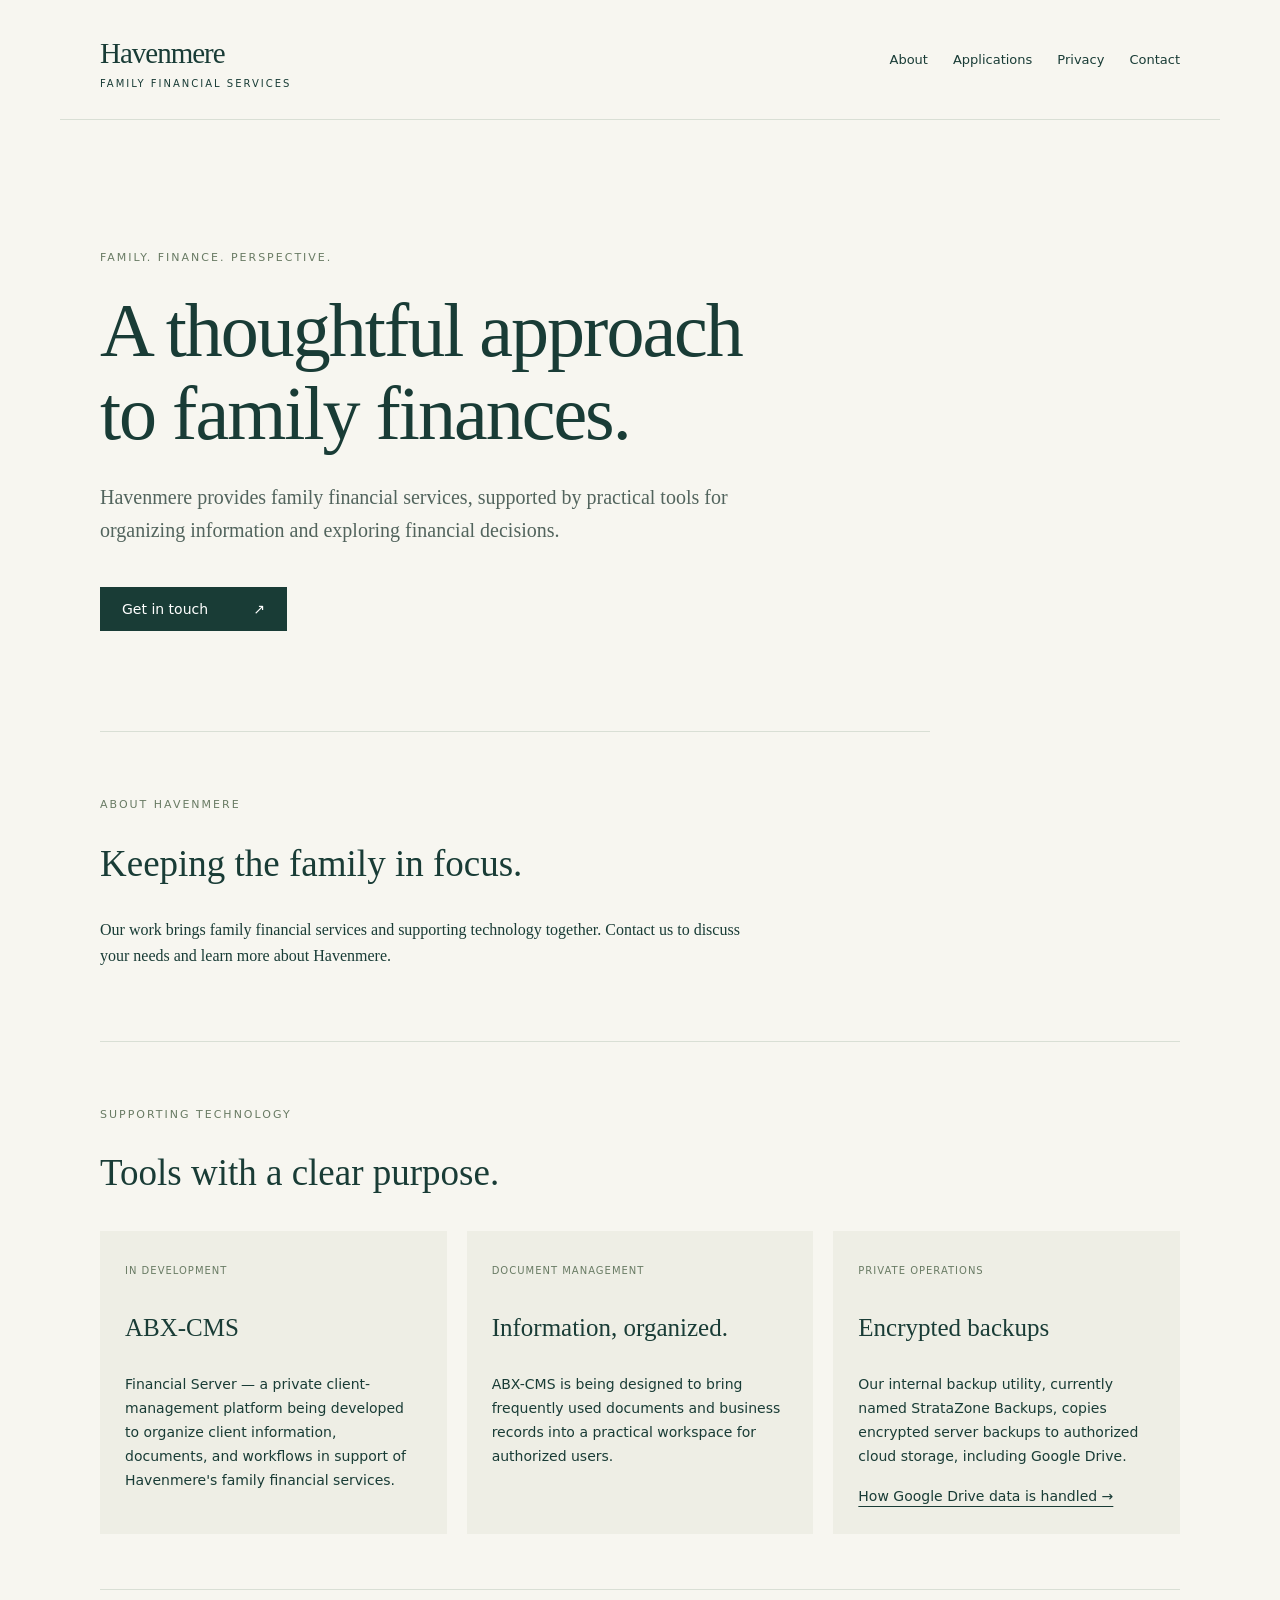
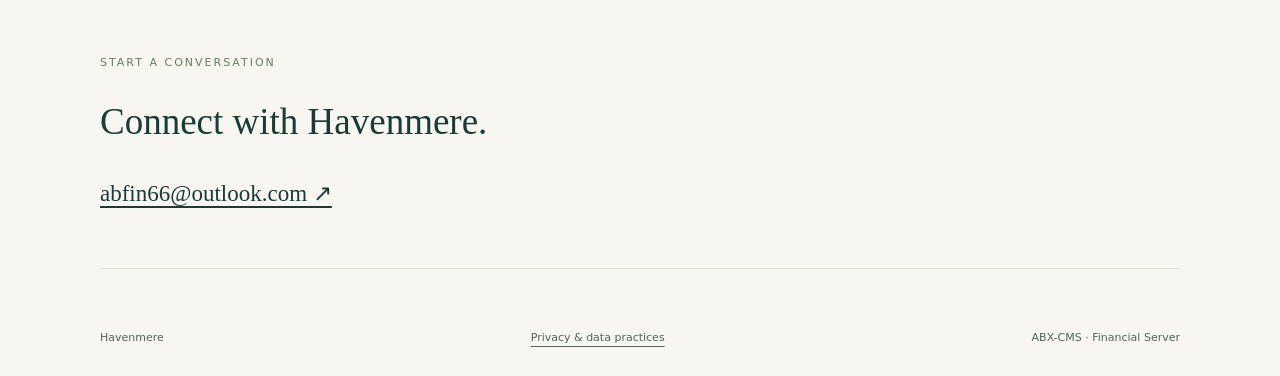
<file: index.html>
<!doctype html>
<html lang="en">
<meta charset="utf-8">
<meta name="viewport" content="width=device-width,initial-scale=1">
<meta name="description" content="Havenmere — family financial services and supporting technology.">
<title>Havenmere | Family Financial Services</title>
<link rel="stylesheet" href="style.css">
<header><a class="brand" href="index.html">Havenmere<span>Family Financial Services</span></a><nav><a href="#about">About</a><a href="#applications">Applications</a><a href="privacy.html">Privacy</a><a href="mailto:abfin66@outlook.com">Contact</a></nav></header>
<main>
<section class="hero"><p class="eyebrow">Family. Finance. Perspective.</p><h1>A thoughtful approach<br>to family finances.</h1><p class="lead">Havenmere provides family financial services, supported by practical tools for organizing information and exploring financial decisions.</p><a class="button" href="mailto:abfin66@outlook.com">Get in touch <span>↗</span></a></section>
<section id="about"><p class="eyebrow">About Havenmere</p><h2>Keeping the family in focus.</h2><p>Our work brings family financial services and supporting technology together. Contact us to discuss your needs and learn more about Havenmere.</p></section>
<section id="applications"><p class="eyebrow">Supporting technology</p><h2>Tools with a clear purpose.</h2><div class="cards"><article><span class="tag">In development</span><h3>ABX-CMS</h3><p>Financial Server — a private client-management platform being developed to organize client information, documents, and workflows in support of Havenmere's family financial services.</p></article><article><span class="tag">Document management</span><h3>Information, organized.</h3><p>ABX-CMS is being designed to bring frequently used documents and business records into a practical workspace for authorized users.</p></article><article><span class="tag">Private operations</span><h3>Encrypted backups</h3><p>Our internal backup utility, currently named StrataZone Backups, copies encrypted server backups to authorized cloud storage, including Google Drive.</p><a href="privacy.html#google-drive">How Google Drive data is handled →</a></article></div></section>
<section class="contact"><p class="eyebrow">Start a conversation</p><h2>Connect with Havenmere.</h2><a href="mailto:abfin66@outlook.com">abfin66@outlook.com ↗</a></section>
</main><footer><span>Havenmere</span><a href="privacy.html">Privacy & data practices</a><span>ABX-CMS · Financial Server</span></footer>
</html>
</file>
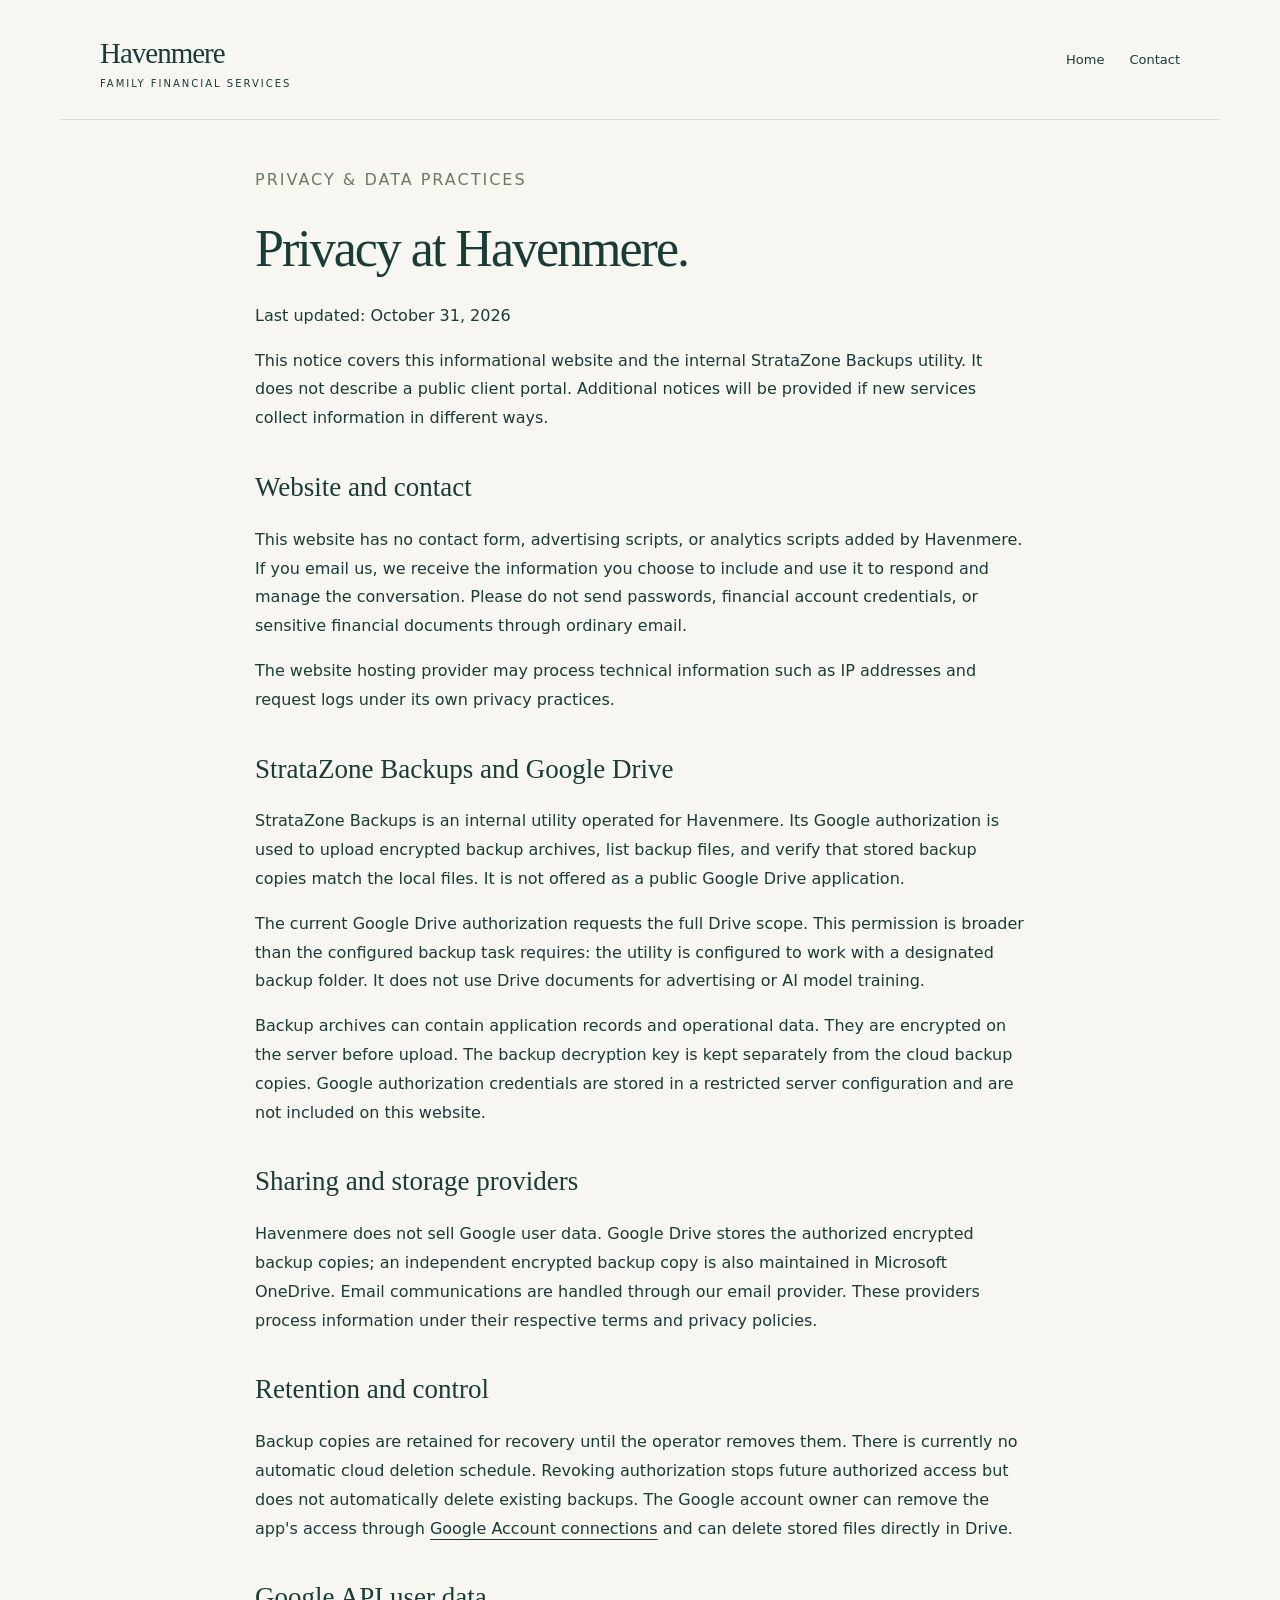
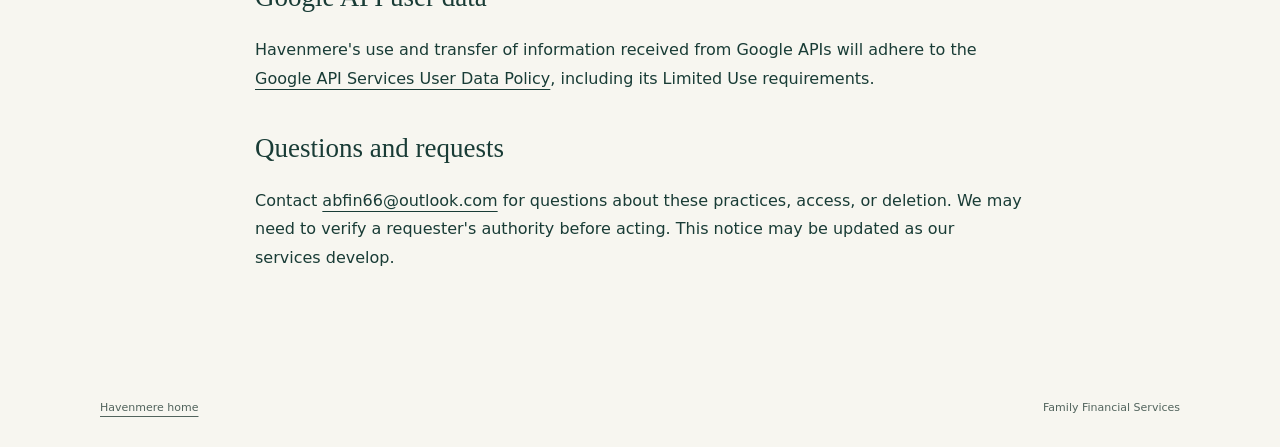
<file: privacy.html>
<!doctype html>
<html lang="en"><meta charset="utf-8"><meta name="viewport" content="width=device-width,initial-scale=1"><title>Privacy | Havenmere</title><link rel="stylesheet" href="style.css">
<header><a class="brand" href="index.html">Havenmere<span>Family Financial Services</span></a><nav><a href="index.html">Home</a><a href="mailto:abfin66@outlook.com">Contact</a></nav></header>
<main class="policy"><p class="eyebrow">Privacy & data practices</p><h1>Privacy at Havenmere.</h1><p>Last updated: October 31, 2026</p><p>This notice covers this informational website and the internal StrataZone Backups utility. It does not describe a public client portal. Additional notices will be provided if new services collect information in different ways.</p>
<h2>Website and contact</h2><p>This website has no contact form, advertising scripts, or analytics scripts added by Havenmere. If you email us, we receive the information you choose to include and use it to respond and manage the conversation. Please do not send passwords, financial account credentials, or sensitive financial documents through ordinary email.</p><p>The website hosting provider may process technical information such as IP addresses and request logs under its own privacy practices.</p>
<h2 id="google-drive">StrataZone Backups and Google Drive</h2><p>StrataZone Backups is an internal utility operated for Havenmere. Its Google authorization is used to upload encrypted backup archives, list backup files, and verify that stored backup copies match the local files. It is not offered as a public Google Drive application.</p><p>The current Google Drive authorization requests the full Drive scope. This permission is broader than the configured backup task requires: the utility is configured to work with a designated backup folder. It does not use Drive documents for advertising or AI model training.</p><p>Backup archives can contain application records and operational data. They are encrypted on the server before upload. The backup decryption key is kept separately from the cloud backup copies. Google authorization credentials are stored in a restricted server configuration and are not included on this website.</p>
<h2>Sharing and storage providers</h2><p>Havenmere does not sell Google user data. Google Drive stores the authorized encrypted backup copies; an independent encrypted backup copy is also maintained in Microsoft OneDrive. Email communications are handled through our email provider. These providers process information under their respective terms and privacy policies.</p>
<h2>Retention and control</h2><p>Backup copies are retained for recovery until the operator removes them. There is currently no automatic cloud deletion schedule. Revoking authorization stops future authorized access but does not automatically delete existing backups. The Google account owner can remove the app's access through <a href="https://myaccount.google.com/connections">Google Account connections</a> and can delete stored files directly in Drive.</p>
<h2>Google API user data</h2><p>Havenmere's use and transfer of information received from Google APIs will adhere to the <a href="https://developers.google.com/terms/api-services-user-data-policy">Google API Services User Data Policy</a>, including its Limited Use requirements.</p>
<h2>Questions and requests</h2><p>Contact <a href="mailto:abfin66@outlook.com">abfin66@outlook.com</a> for questions about these practices, access, or deletion. We may need to verify a requester's authority before acting. This notice may be updated as our services develop.</p></main><footer><a href="index.html">Havenmere home</a><span>Family Financial Services</span></footer></html>
</file>
<file: style.css>
:root{font-family:Georgia,serif;color:#193c36;background:#f7f6f0;line-height:1.65}*{box-sizing:border-box}body{margin:0}a{color:inherit;text-underline-offset:5px}header,main,footer{max-width:1160px;margin:auto;padding:30px 40px}header{display:flex;justify-content:space-between;align-items:center;border-bottom:1px solid #d9dfd5}.brand{text-decoration:none;font-size:29px;letter-spacing:-1px}.brand span{display:block;font:10px system-ui;letter-spacing:2px;text-transform:uppercase}nav{display:flex;gap:25px;font:13px system-ui}nav a{text-decoration:none}.hero{padding:90px 0 100px;max-width:830px}.eyebrow{font:11px system-ui;letter-spacing:2px;text-transform:uppercase;color:#697b64}h1{font-weight:400;font-size:clamp(42px,6vw,76px);line-height:1.1;letter-spacing:-2px;margin:25px 0}h2{font-size:37px;font-weight:400;line-height:1.2}h3{font-size:25px;font-weight:400}.lead{font-size:20px;max-width:610px;color:#52645d}.button{display:inline-flex;gap:45px;background:#193c36;color:#fff;padding:14px 22px;margin-top:20px;text-decoration:none;font:14px system-ui}section{padding:55px 0;border-bottom:1px solid #d9dfd5}section>p:not(.eyebrow){max-width:670px}.cards{display:grid;grid-template-columns:repeat(3,1fr);gap:20px;margin-top:35px}article{background:#eeeee5;padding:25px}article p,article a{font:14px/1.7 system-ui}.tag{font:10px system-ui;letter-spacing:1px;text-transform:uppercase;color:#697b64}.contact>a{font-size:23px}footer{display:flex;flex-wrap:wrap;gap:25px;justify-content:space-between;font:11px/1.6 system-ui;color:#52645d}.policy{max-width:850px;padding-bottom:80px}.policy h1{font-size:52px}.policy h2{font-size:27px;margin-top:38px}.policy p{font:16px/1.8 system-ui}@media(max-width:720px){header,main,footer{padding:24px}header{align-items:flex-start;gap:25px;flex-direction:column}nav{gap:16px;flex-wrap:wrap}.cards{grid-template-columns:1fr}.hero{padding:60px 0}.policy h1{font-size:40px}}
</file>
